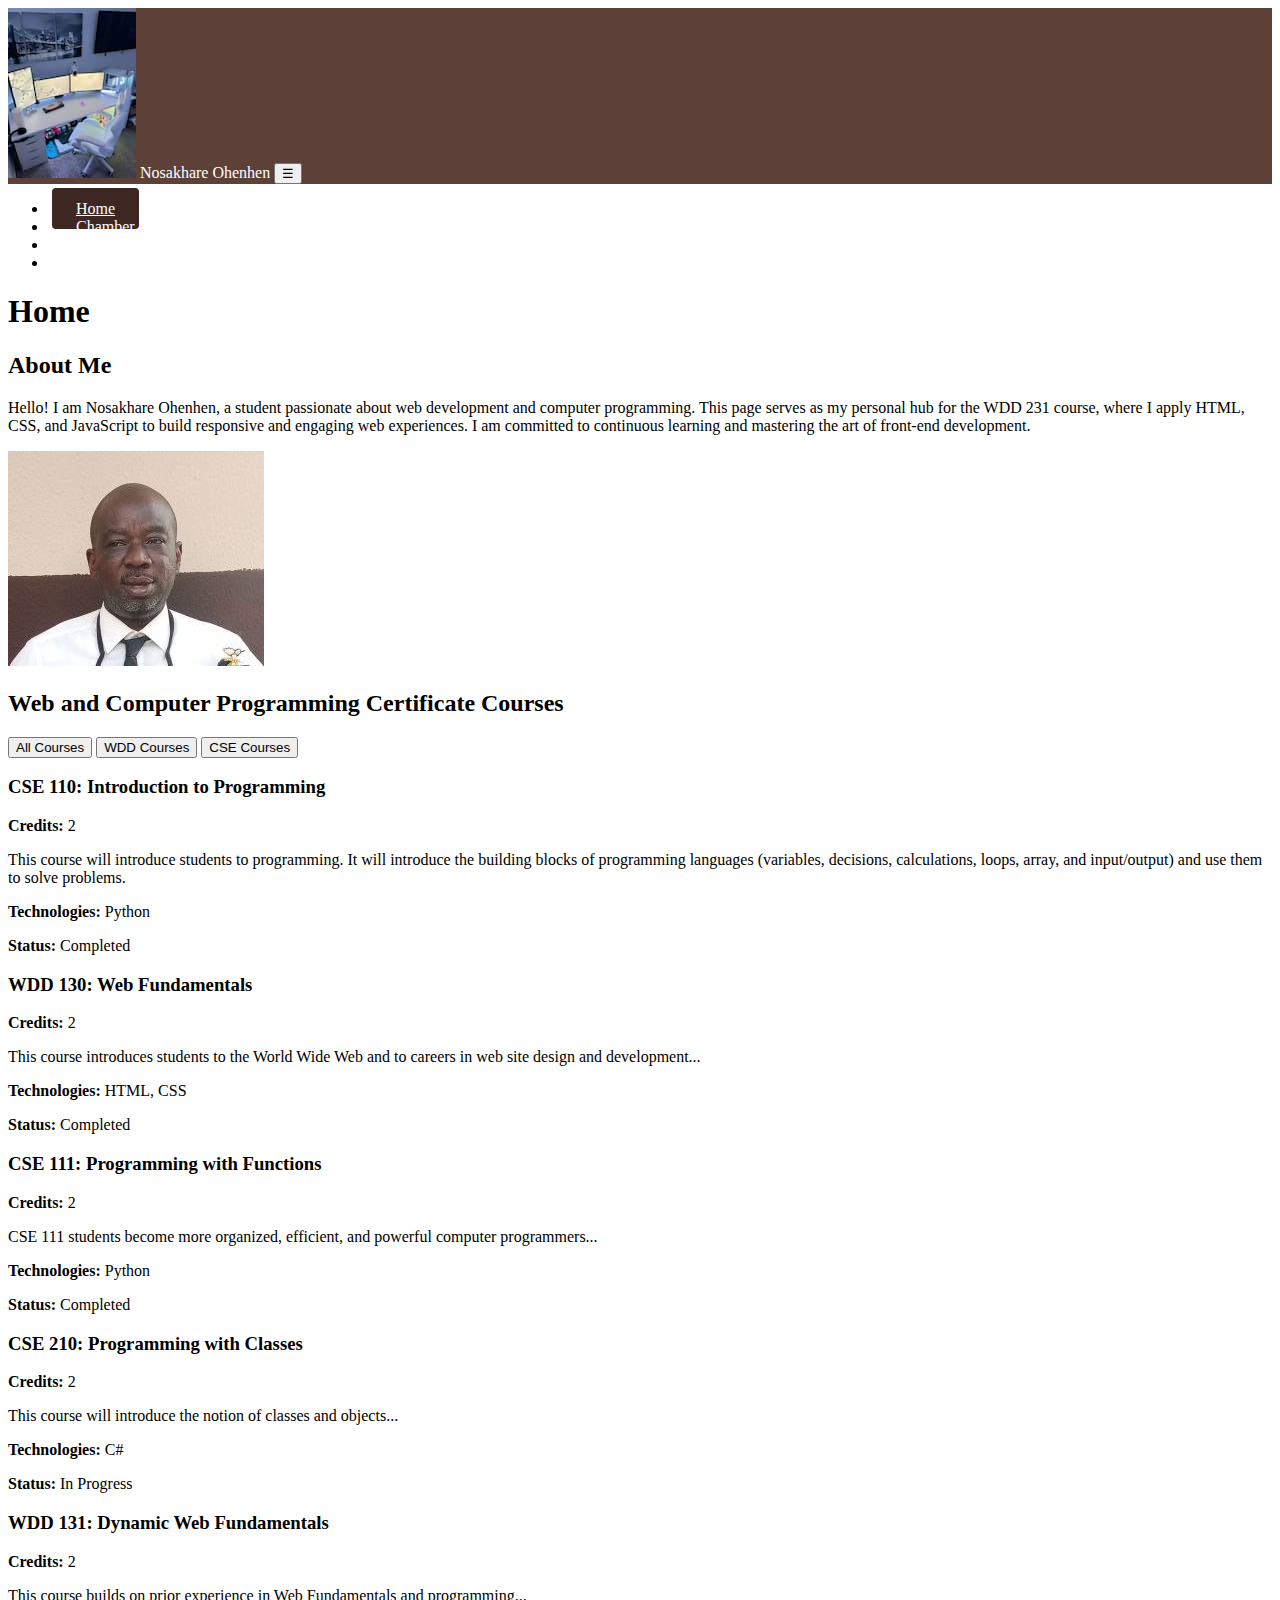
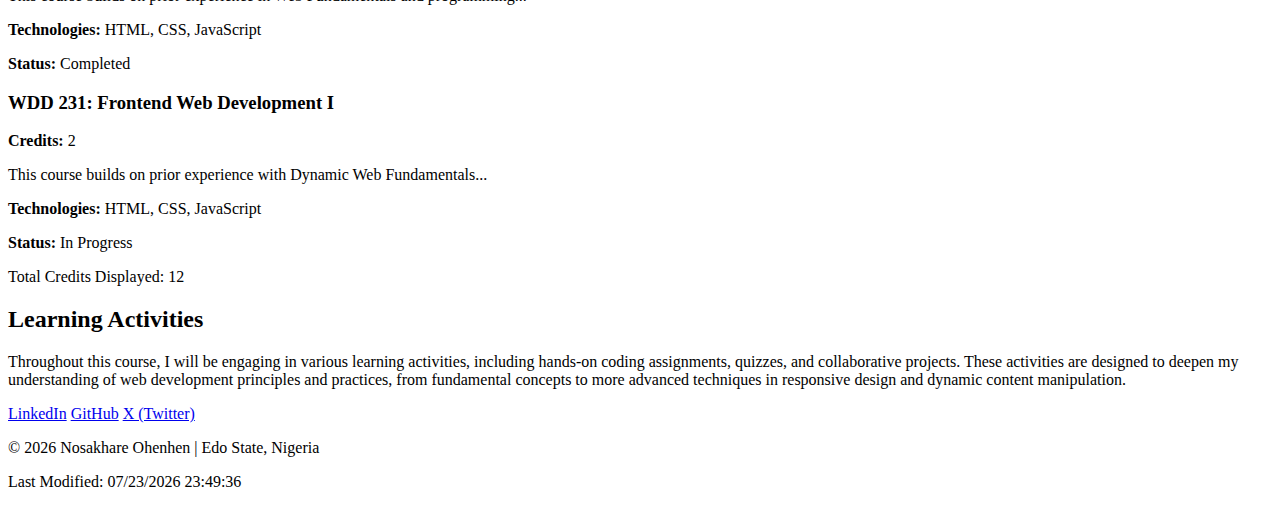
<file: indexcom.html>
<!DOCTYPE html>
<html lang="en">
<head>
    <meta charset="UTF-8">
    <meta name="viewport" content="width=device-width, initial-scale=1.0">
    <title>Nosakhare Ohenhen - WDD 231 Home Page</title>
    <meta name="description" content="Nosakhare Ohenhen's WDD 231 course home page">
    <meta name="author" content="Nosakhare Ohenhen">
    <link rel="preconnect" href="https://fonts.googleapis.com">
    <link rel="preconnect" href="https://fonts.gstatic.com" crossorigin>
    <link href="https://fonts.googleapis.com/css2?family=Inter:wght@400;700&display=swap" rel="stylesheet">
    <style>
        :root {
            --primary-color: #5D4037; /* Dark brown */
            --secondary-color: #8D6E63; /* Medium brown */
            --accent-color: #D7CCC8; /* Light brown */
            --dark-brown: #3E2723; /* Very dark brown */
            --light-brown: #EFEBE9; /* Very light brown */
            --text-color: #333;
            --light-text: #FFFFFF;
        }

        /* Navigation styles */
        nav ul {
            background-color: var(--primary-color);
        }

        nav li a {
            color: var(--light-text);
            padding: 1rem;
            text-align: center;
            transition: background-color 0.3s;
        }

        nav li a:hover,
        nav li a.active {
            background-color: var(--dark-brown);
        }

        header {
            background-color: var(--primary-color);
            color: var(--light-text);
        }

        @media screen and (min-width: 768px) {
            nav ul {
                background-color: transparent;
            }
            
            nav li a {
                padding: 0.75rem 1.5rem;
                border-radius: 4px;
                margin: 0 0.25rem;
            }
            
            nav li a:hover,
            nav li a.active {
                background-color: var(--dark-brown);
            }
        }
    </style>
</head>
<body>
    <header>
        <img src="images/nosalogo.jpg" alt="Site Logo" class="logo">
        <span>Nosakhare Ohenhen</span>
        <button id="menu-button" class="hamburger-menu">&#9776;</button>
    </header>
    <nav>
        <ul>
            <li><a href="index.html" class="active">Home</a></li>
            <li><a href="chamber/index.html">Chamber</a></li>
            <li><a href="final/index.html">Final</a></li>
            <li><a href="siteplan.html">Site Plan</a></li>
        </ul>
    </nav>

</body>
</html>

    <main>
        <h1>Home</h1>
        <section class="about-me">
            <h2>About Me</h2>
            <div class="content-wrapper">
                <p>Hello! I am Nosakhare Ohenhen, a student passionate about web development and computer programming. This page serves as my personal hub for the WDD 231 course, where I apply HTML, CSS, and JavaScript to build responsive and engaging web experiences. I am committed to continuous learning and mastering the art of front-end development.</p>
                <div class="student-photo-placeholder">
                    <img src="images/nosaphoto.jpg" alt="Student Photo">
                </div>
            </div>
        </section>

        <section class="course-section">
            <h2>Web and Computer Programming Certificate Courses</h2>
            <div class="course-filters">
                <button id="allBtn" class="active">All Courses</button>
                <button id="wddBtn">WDD Courses</button>
                <button id="cseBtn">CSE Courses</button>
            </div>
            <div id="courseCards" class="course-grid"></div>
            <p class="total-credits">Total Credits Displayed: <span id="creditTotal">0</span></p>
        </section>

        <section class="learning-activities">
            <h2>Learning Activities</h2>
            <p>Throughout this course, I will be engaging in various learning activities, including hands-on coding assignments, quizzes, and collaborative projects. These activities are designed to deepen my understanding of web development principles and practices, from fundamental concepts to more advanced techniques in responsive design and dynamic content manipulation.</p>
        </section>
    </main>

    <footer>
        <div class="social-links">
            <a href="https://linkedin.com/in/yourusername" target="_blank">LinkedIn</a>
            <a href="https://github.com/yourusername" target="_blank">GitHub</a>
            <a href="https://x.com/yourtx" target="_blank">X (Twitter)</a>
        </div>
        <p>&copy; <span id="copyright-year"></span> Nosakhare Ohenhen | Edo State, Nigeria</p>
        <p id="lastModified"></p>
    </footer>

    <script>
        // Course data array
        const courses = [
            {
                subject: 'CSE',
                number: 110,
                title: 'Introduction to Programming',
                credits: 2,
                certificate: 'Web and Computer Programming',
                description: 'This course will introduce students to programming. It will introduce the building blocks of programming languages (variables, decisions, calculations, loops, array, and input/output) and use them to solve problems.',
                technology: ['Python'],
                completed: true
            },
            {
                subject: 'WDD',
                number: 130,
                title: 'Web Fundamentals',
                credits: 2,
                certificate: 'Web and Computer Programming',
                description: 'This course introduces students to the World Wide Web and to careers in web site design and development...',
                technology: ['HTML', 'CSS'],
                completed: true
            },
            {
                subject: 'CSE',
                number: 111,
                title: 'Programming with Functions',
                credits: 2,
                certificate: 'Web and Computer Programming',
                description: 'CSE 111 students become more organized, efficient, and powerful computer programmers...',
                technology: ['Python'],
                completed: true
            },
            {
                subject: 'CSE',
                number: 210,
                title: 'Programming with Classes',
                credits: 2,
                certificate: 'Web and Computer Programming',
                description: 'This course will introduce the notion of classes and objects...',
                technology: ['C#'],
                completed: false
            },
            {
                subject: 'WDD',
                number: 131,
                title: 'Dynamic Web Fundamentals',
                credits: 2,
                certificate: 'Web and Computer Programming',
                description: 'This course builds on prior experience in Web Fundamentals and programming...',
                technology: ['HTML', 'CSS', 'JavaScript'],
                completed: true
            },
            {
                subject: 'WDD',
                number: 231,
                title: 'Frontend Web Development I',
                credits: 2,
                certificate: 'Web and Computer Programming',
                description: 'This course builds on prior experience with Dynamic Web Fundamentals...',
                technology: ['HTML', 'CSS', 'JavaScript'],
                completed: false
            }
        ];

        // DOM elements
        const courseContainer = document.getElementById('courseCards');
        const creditTotal = document.getElementById('creditTotal');
        const menuButton = document.querySelector('#menu-button');
        const nav = document.querySelector('nav ul');
        const filterButtons = document.querySelectorAll('.course-filters button');

        // Initialize the page
        document.addEventListener('DOMContentLoaded', function() {
            // Set copyright year and last modified date
            document.getElementById('copyright-year').textContent = new Date().getFullYear();
            document.getElementById('lastModified').textContent = `Last Modified: ${document.lastModified}`;
            
            // Initialize courses
            filterCourses('All');
            
            // Set up event listeners
            setupEventListeners();
        });

        // Filter and display courses
        function filterCourses(filter) {
            courseContainer.innerHTML = '';
            const filtered = filter === 'All' ? courses : courses.filter(c => c.subject === filter);
            
            filtered.forEach(course => {
                const div = document.createElement('div');
                div.classList.add('course-card');
                if (course.completed) div.classList.add('completed');
                
                div.innerHTML = `
                    <h3>${course.subject} ${course.number}: ${course.title}</h3>
                    <p><strong>Credits:</strong> ${course.credits}</p>
                    <p>${course.description}</p>
                    <p><strong>Technologies:</strong> ${course.technology.join(', ')}</p>
                    <p><strong>Status:</strong> 
                        <span class="status ${course.completed ? 'completed' : 'in-progress'}">
                            ${course.completed ? 'Completed' : 'In Progress'}
                        </span>
                    </p>
                `;
                courseContainer.appendChild(div);
            });
            
            // Update total credits
            const credits = filtered.reduce((sum, c) => sum + c.credits, 0);
            creditTotal.textContent = credits;
            
            // Update active filter button
            filterButtons.forEach(btn => btn.classList.remove('active'));
            document.getElementById(`${filter.toLowerCase()}Btn`).classList.add('active');
        }

        // Set up event listeners
        function setupEventListeners() {
            // Navigation menu
            menuButton.addEventListener('click', () => {
                nav.classList.toggle('show');
                menuButton.textContent = nav.classList.contains('show') ? '✕' : '☰';
            });

            // Close menu when clicking on a link
            nav.addEventListener('click', (event) => {
                if (event.target.tagName === 'A') {
                    nav.classList.remove('show');
                    menuButton.textContent = '☰';
                }
            });

            // Course filter buttons
            document.getElementById('allBtn').addEventListener('click', () => filterCourses('All'));
            document.getElementById('wddBtn').addEventListener('click', () => filterCourses('WDD'));
            document.getElementById('cseBtn').addEventListener('click', () => filterCourses('CSE'));
        }
    </script>
</body>
</html>
</file>
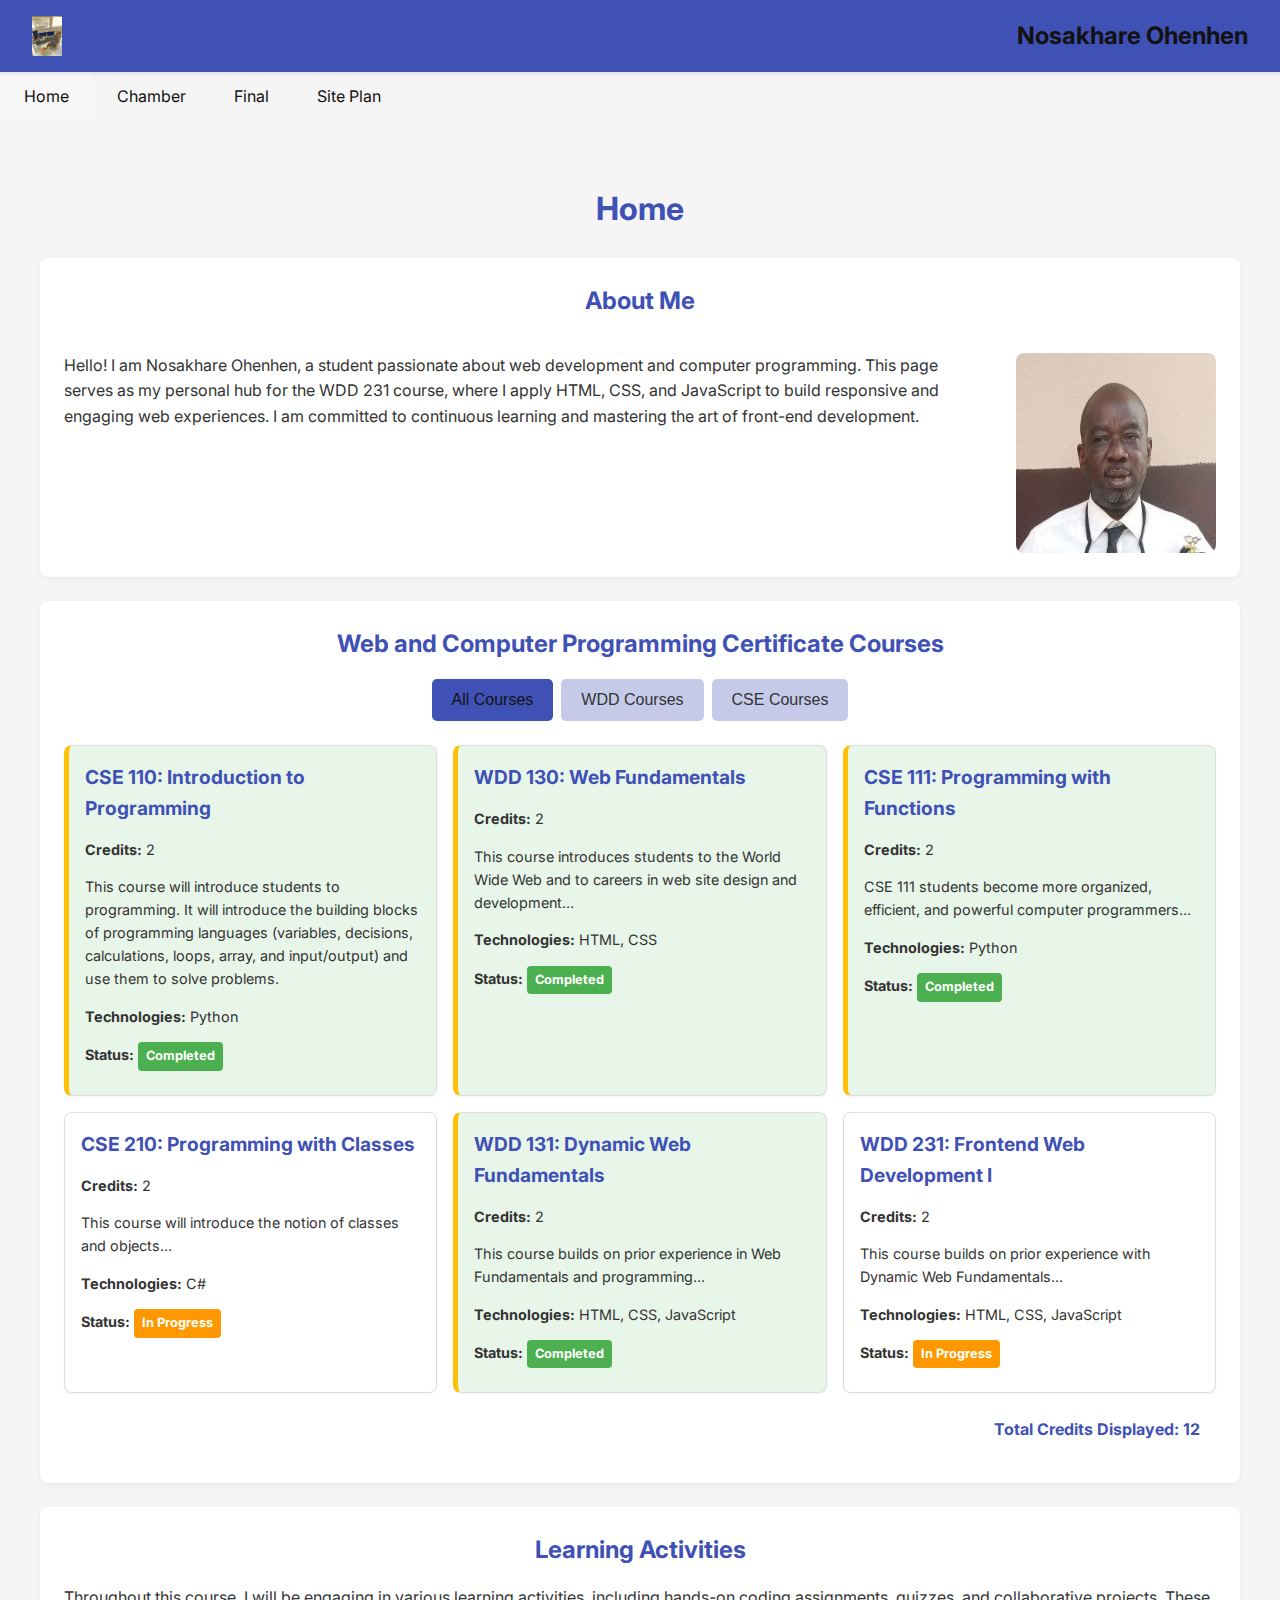
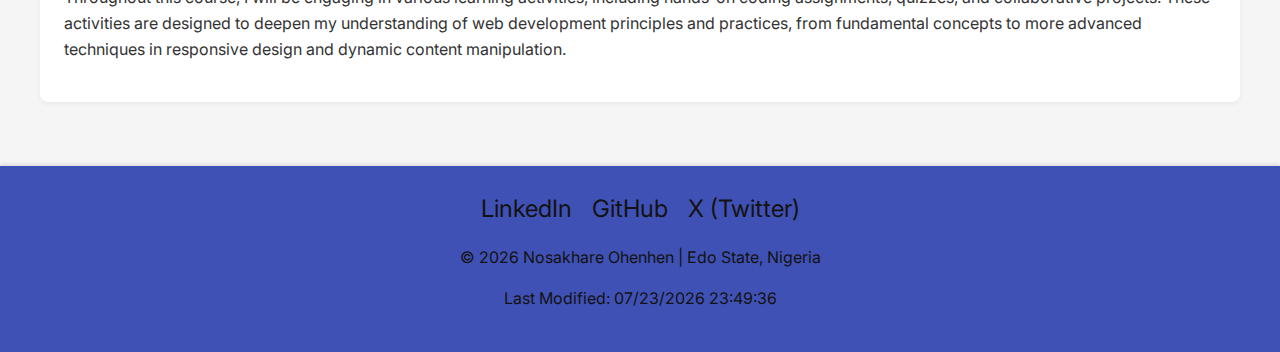
<file: indexxx.html>
<!DOCTYPE html>
<html lang="en">
<head>
    <meta charset="UTF-8">
    <meta name="viewport" content="width=device-width, initial-scale=1.0">
    <title>Nosakhare Ohenhen - WDD 231 Home Page</title>
    <meta name="description" content="Nosakhare Ohenhen's WDD 231 course home page, showcasing web development projects and course information.">
    <meta name="author" content="Nosakhare Ohenhen">

    <link rel="preconnect" href="https://fonts.googleapis.com">
    <link rel="preconnect" href="https://fonts.gstatic.com" crossorigin>
    <link href="https://fonts.googleapis.com/css2?family=Inter:wght@400;700&display=swap" rel="stylesheet">

    <style>
        :root {
            --primary-color: #3f51b5;
            --secondary-color: #c5cae9;
            --accent-color: #ffc107;
            --text-color: #333;
            --light-text-color: #131111;
            --background-color: #f5f5f5;
            --card-background: #fff;
            --completed-card-background: #e8f5e9;
            --border-color: #ddd;
        }

        body {
            font-family: 'Inter', sans-serif;
            margin: 0;
            line-height: 1.6;
            color: var(--text-color);
            background-color: var(--background-color);
            display: flex;
            flex-direction: column;
            min-height: 100vh;
        }

        header {
            background-color: var(--primary-color);
            color: var(--light-text-color);
            padding: 1rem;
            display: flex;
            justify-content: space-between;
            align-items: center;
            box-shadow: 0 2px 4px rgba(0, 0, 0, 0.1);
        }

        header .logo {
            height: 40px;
            width: auto;
            filter: invert(1);
        }

        header span {
            font-size: 1.5rem;
            font-weight: 700;
        }

        .hamburger-menu {
            background: none;
            border: none;
            color: var(--light-text-color);
            font-size: 2rem;
            cursor: pointer;
            display: block;
            padding: 0.5rem;
        }

        nav ul {
            list-style: none;
            margin: 0;
            padding: 0;
            background-color: var(--secondary-color);
            display: none;
            flex-direction: column;
            position: absolute;
            width: 100%;
            box-shadow: 0 2px 4px rgba(0, 0, 0, 0.1);
            z-index: 1000;
        }

        nav ul.show {
            display: flex;
        }

        nav li a {
            display: block;
            padding: 1rem;
            text-decoration: none;
            color: var(--text-color);
            text-align: center;
            border-bottom: 1px solid var(--border-color);
        }

        nav li a:hover,
        nav li a.active {
            background-color: var(--accent-color);
            color: var(--light-text-color);
        }

        main {
            flex: 1;
            padding: 1rem;
            max-width: 100%;
            overflow-x: hidden;
        }

        main h1 {
            text-align: center;
            color: var(--primary-color);
            margin-bottom: 1.5rem;
        }

        section {
            background-color: var(--card-background);
            padding: 1.5rem;
            margin-bottom: 1.5rem;
            border-radius: 8px;
            box-shadow: 0 2px 5px rgba(0, 0, 0, 0.05);
        }

        section h2 {
            color: var(--primary-color);
            text-align: center;
            margin-top: 0;
            margin-bottom: 1rem;
        }

        .about-me .content-wrapper {
            display: flex;
            flex-direction: column;
            align-items: center;
            gap: 1rem;
        }

        .student-photo-placeholder {
            display: flex;
            justify-content: center;
            margin-top: 1rem;
        }

        .student-photo-placeholder img {
            width: 100%;
            max-width: 300px;
            height: auto;
            border-radius: 8px;
        }

        .course-filters {
            display: flex;
            flex-wrap: wrap;
            justify-content: center;
            gap: 0.5rem;
            margin-bottom: 1.5rem;
        }

        .course-filters button {
            background-color: var(--secondary-color);
            color: var(--text-color);
            border: none;
            padding: 0.75rem 1.25rem;
            border-radius: 5px;
            cursor: pointer;
            font-size: 1rem;
            transition: background-color 0.2s ease, color 0.2s ease;
        }

        .course-filters button:hover,
        .course-filters button.active {
            background-color: var(--primary-color);
            color: var(--light-text-color);
        }

        .course-grid {
            display: grid;
            grid-template-columns: 1fr;
            gap: 1rem;
        }

        .course-card {
            background-color: var(--card-background);
            border: 1px solid var(--border-color);
            border-radius: 8px;
            padding: 1rem;
            box-shadow: 0 1px 3px rgba(0, 0, 0, 0.05);
            transition: transform 0.2s ease;
        }

        .course-card:hover {
            transform: translateY(-3px);
        }

        .course-card h3 {
            color: var(--primary-color);
            margin-top: 0;
            margin-bottom: 0.5rem;
            font-size: 1.2rem;
        }

        .course-card p {
            font-size: 0.9rem;
            margin-bottom: 0.5rem;
        }

        .course-card.completed {
            background-color: var(--completed-card-background);
            border-left: 5px solid var(--accent-color);
        }

        .course-card .status {
            display: inline-block;
            padding: 0.25rem 0.5rem;
            border-radius: 4px;
            font-size: 0.8rem;
            font-weight: bold;
        }

        .course-card .status.completed {
            background-color: #4caf50;
            color: white;
        }

        .course-card .status.in-progress {
            background-color: #ff9800;
            color: white;
        }

        .total-credits {
            text-align: right;
            font-weight: bold;
            margin-top: 1.5rem;
            padding-right: 1rem;
            color: var(--primary-color);
        }

        footer {
            background-color: var(--primary-color);
            color: var(--light-text-color);
            text-align: center;
            padding: 1.5rem;
            margin-top: auto;
            box-shadow: 0 -2px 4px rgba(0, 0, 0, 0.1);
        }

        .social-links {
            margin-bottom: 1rem;
        }

        .social-links a {
            color: var(--light-text-color);
            margin: 0 0.5rem;
            text-decoration: none;
            font-size: 1.5rem;
            display: inline-block;
        }

        .social-links a:hover {
            color: var(--accent-color);
        }

        @media screen and (min-width: 768px) {
            header {
                padding: 1rem 2rem;
            }

            .hamburger-menu {
                display: none;
            }

            nav ul {
                display: flex;
                flex-direction: row;
                position: static;
                width: auto;
                background-color: transparent;
                box-shadow: none;
            }

            nav li a {
                border-bottom: none;
                padding: 0.75rem 1.5rem;
                color: var(--light-text-color);
            }

            nav li a:hover,
            nav li a.active {
                background-color: rgba(255, 255, 255, 0.2);
                border-radius: 5px;
            }

            header {
                justify-content: space-between;
            }

            header nav {
                margin-left: auto;
            }

            main {
                padding: 2rem;
                max-width: 1200px;
                margin: 0 auto;
            }

            .about-me .content-wrapper {
                flex-direction: row;
                justify-content: space-between;
                align-items: flex-start;
                gap: 2rem;
            }

            .about-me p {
                flex: 2;
            }

            .student-photo-placeholder {
                flex-shrink: 0;
                width: 200px;
                height: 200px;
            }

            .course-grid {
                grid-template-columns: repeat(auto-fit, minmax(300px, 1fr));
            }
        }

        @media screen and (min-width: 1024px) {
            main {
                padding: 2.5rem;
            }

            .course-grid {
                grid-template-columns: repeat(3, 1fr);
            }
        }
    </style>
</head>
<body>
    <header>
        <img src="images/nosalogo.jpg" alt="Site Logo" class="logo">
        <span>Nosakhare Ohenhen</span>
        <button id="menu-button" class="hamburger-menu" aria-label="Toggle Navigation">&#9776;</button>
    </header>

    <nav>
        <ul>
            <li><a href="index.html" class="active">Home</a></li>
            <li><a href="chamber/index.html">Chamber</a></li>
            <li><a href="final/index.html">Final</a></li>
            <li><a href="siteplan.html">Site Plan</a></li>
        </ul>
    </nav>

    <main>
        <h1>Home</h1>
        <section class="about-me">
            <h2>About Me</h2>
            <div class="content-wrapper">
                <p>Hello! I am Nosakhare Ohenhen, a student passionate about web development and computer programming. This page serves as my personal hub for the WDD 231 course, where I apply HTML, CSS, and JavaScript to build responsive and engaging web experiences. I am committed to continuous learning and mastering the art of front-end development.</p>
                <div class="student-photo-placeholder">
                    <img src="images/nosaphoto.jpg" alt="Student Photo">
                </div>
            </div>
        </section>

        <section class="course-section">
            <h2>Web and Computer Programming Certificate Courses</h2>
            <div class="course-filters">
                <button id="allBtn" class="active">All Courses</button>
                <button id="wddBtn">WDD Courses</button>
                <button id="cseBtn">CSE Courses</button>
            </div>
            <div id="courseCards" class="course-grid"></div>
            <p class="total-credits">Total Credits Displayed: <span id="creditTotal">0</span></p>
        </section>

        <section class="learning-activities">
            <h2>Learning Activities</h2>
            <p>Throughout this course, I will be engaging in various learning activities, including hands-on coding assignments, quizzes, and collaborative projects. These activities are designed to deepen my understanding of web development principles and practices, from fundamental concepts to more advanced techniques in responsive design and dynamic content manipulation.</p>
        </section>
    </main>

    <footer>
        <div class="social-links">
            <a href="https://linkedin.com/in/yourusername" target="_blank">LinkedIn</a>
            <a href="https://github.com/yourusername" target="_blank">GitHub</a>
            <a href="https://x.com/yourtx" target="_blank">X (Twitter)</a>
        </div>
        <p>&copy; <span id="copyright-year"></span> Nosakhare Ohenhen | Edo State, Nigeria</p>
        <p id="lastModified"></p>
    </footer>

    <script>
        // Course data array
        const courses = [
            {
                subject: 'CSE',
                number: 110,
                title: 'Introduction to Programming',
                credits: 2,
                certificate: 'Web and Computer Programming',
                description: 'This course will introduce students to programming. It will introduce the building blocks of programming languages (variables, decisions, calculations, loops, array, and input/output) and use them to solve problems.',
                technology: ['Python'],
                completed: true
            },
            {
                subject: 'WDD',
                number: 130,
                title: 'Web Fundamentals',
                credits: 2,
                certificate: 'Web and Computer Programming',
                description: 'This course introduces students to the World Wide Web and to careers in web site design and development...',
                technology: ['HTML', 'CSS'],
                completed: true
            },
            {
                subject: 'CSE',
                number: 111,
                title: 'Programming with Functions',
                credits: 2,
                certificate: 'Web and Computer Programming',
                description: 'CSE 111 students become more organized, efficient, and powerful computer programmers...',
                technology: ['Python'],
                completed: true
            },
            {
                subject: 'CSE',
                number: 210,
                title: 'Programming with Classes',
                credits: 2,
                certificate: 'Web and Computer Programming',
                description: 'This course will introduce the notion of classes and objects...',
                technology: ['C#'],
                completed: false
            },
            {
                subject: 'WDD',
                number: 131,
                title: 'Dynamic Web Fundamentals',
                credits: 2,
                certificate: 'Web and Computer Programming',
                description: 'This course builds on prior experience in Web Fundamentals and programming...',
                technology: ['HTML', 'CSS', 'JavaScript'],
                completed: true
            },
            {
                subject: 'WDD',
                number: 231,
                title: 'Frontend Web Development I',
                credits: 2,
                certificate: 'Web and Computer Programming',
                description: 'This course builds on prior experience with Dynamic Web Fundamentals...',
                technology: ['HTML', 'CSS', 'JavaScript'],
                completed: false
            }
        ];

        // DOM elements
        const courseContainer = document.getElementById('courseCards');
        const creditTotal = document.getElementById('creditTotal');
        const menuButton = document.querySelector('#menu-button');
        const nav = document.querySelector('nav ul');
        const filterButtons = document.querySelectorAll('.course-filters button');

        // Initialize the page
        document.addEventListener('DOMContentLoaded', function() {
            // Set copyright year and last modified date
            document.getElementById('copyright-year').textContent = new Date().getFullYear();
            document.getElementById('lastModified').textContent = `Last Modified: ${document.lastModified}`;
            
            // Initialize courses
            filterCourses('All');
            
            // Set up event listeners
            setupEventListeners();
        });

        // Filter and display courses
        function filterCourses(filter) {
            courseContainer.innerHTML = '';
            const filtered = filter === 'All' ? courses : courses.filter(c => c.subject === filter);
            
            filtered.forEach(course => {
                const div = document.createElement('div');
                div.classList.add('course-card');
                if (course.completed) div.classList.add('completed');
                
                div.innerHTML = `
                    <h3>${course.subject} ${course.number}: ${course.title}</h3>
                    <p><strong>Credits:</strong> ${course.credits}</p>
                    <p>${course.description}</p>
                    <p><strong>Technologies:</strong> ${course.technology.join(', ')}</p>
                    <p><strong>Status:</strong> 
                        <span class="status ${course.completed ? 'completed' : 'in-progress'}">
                            ${course.completed ? 'Completed' : 'In Progress'}
                        </span>
                    </p>
                `;
                courseContainer.appendChild(div);
            });
            
            // Update total credits
            const credits = filtered.reduce((sum, c) => sum + c.credits, 0);
            creditTotal.textContent = credits;
            
            // Update active filter button
            filterButtons.forEach(btn => btn.classList.remove('active'));
            document.getElementById(`${filter.toLowerCase()}Btn`).classList.add('active');
        }

        // Set up event listeners
        function setupEventListeners() {
            // Navigation menu
            menuButton.addEventListener('click', () => {
                nav.classList.toggle('show');
                menuButton.textContent = nav.classList.contains('show') ? '✕' : '☰';
            });

            // Close menu when clicking on a link
            nav.addEventListener('click', (event) => {
                if (event.target.tagName === 'A') {
                    nav.classList.remove('show');
                    menuButton.textContent = '☰';
                }
            });

            // Course filter buttons
            document.getElementById('allBtn').addEventListener('click', () => filterCourses('All'));
            document.getElementById('wddBtn').addEventListener('click', () => filterCourses('WDD'));
            document.getElementById('cseBtn').addEventListener('click', () => filterCourses('CSE'));
        }
    </script>
</body>
</html>
</file>
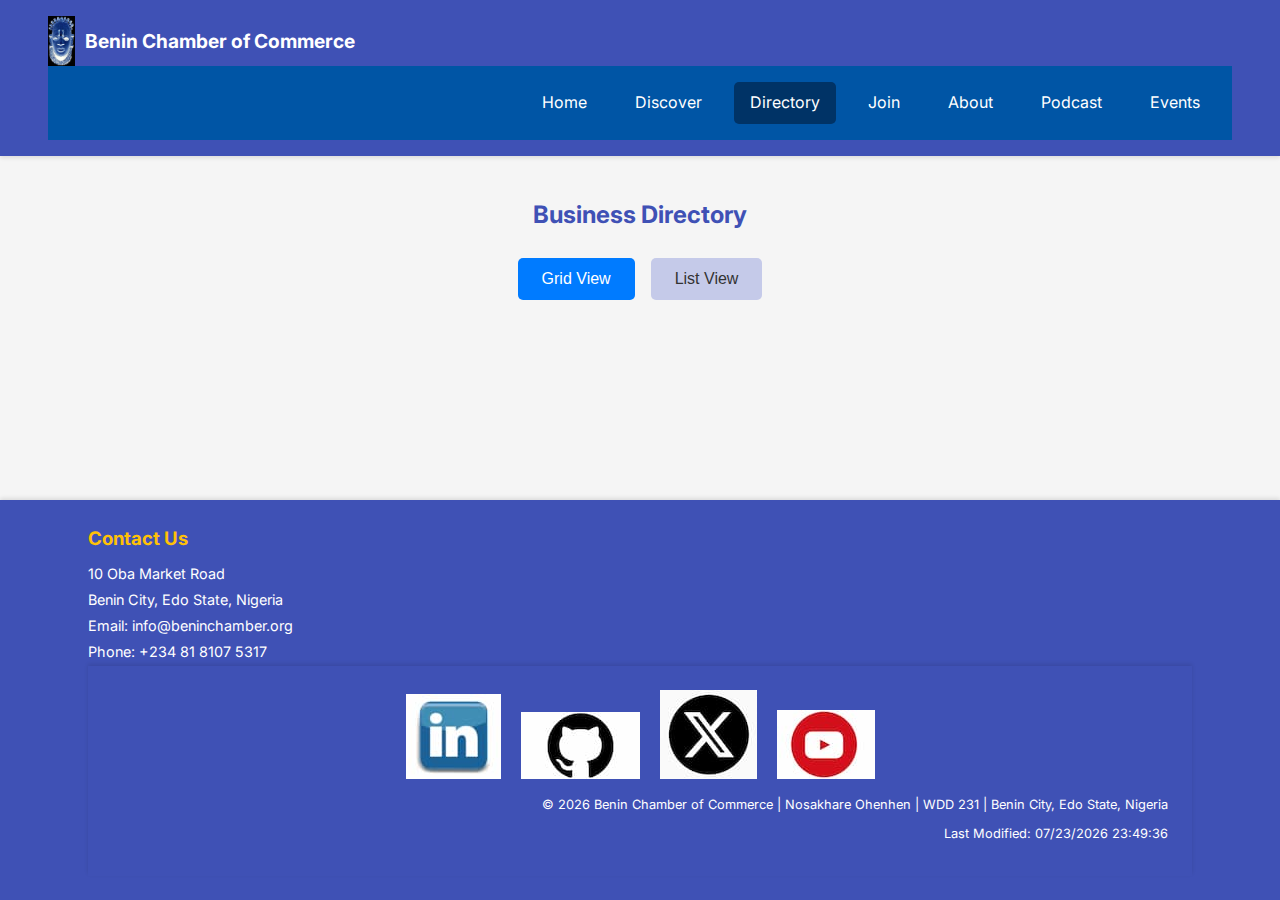
<file: chamber/directory.html>
<html lang="en">
<head>
    <meta charset="UTF-8">
    <meta name="viewport" content="width=device-width, initial-scale=1.0">
    <title>Benin Chamber of Commerce - Directory</title>
    <meta name="description" content="Directory of local businesses and organizations belonging to the Benin Chamber of Commerce.">
    <meta name="author" content="Nosakhare Ohenhen">

    <link rel="icon" href="images/favicon.ico">

    <meta property="og:title" content="Benin Chamber of Commerce - Directory">
    <meta property="og:description" content="Explore local businesses in Benin City through our Chamber of Commerce directory.">
    <meta property="og:image" content="https://yourgithubusername.github.io/wdd231/chamber/images/og-image.jpg">
    <meta property="og:url" content="https://yourgithubusername.github.io/wdd231/chamber/directory.html">
    <meta property="og:type" content="website">

    <link rel="preconnect" href="https://fonts.googleapis.com">
    <link rel="preconnect" href="https://fonts.gstatic.com" crossorigin>
    <link href="https://fonts.googleapis.com/css2?family=Inter:wght@400;700&display=swap" rel="stylesheet">

    <link rel="stylesheet" href="styles/normalize.css">
    <link rel="stylesheet" href="styles/small.css">
    <link rel="stylesheet" href="styles/medium.css">
    <link rel="stylesheet" href="styles/large.css">
    <link rel="stylesheet" href="styles/directory.css">
    <script src="scripts/main.js" defer></script>
    <script src="scripts/directory.js" defer></script>
</head>
<body>
    <header>
        <div class="header-content">
            <a href="index.html" class="logo-link">
                <img src="images/idiamasklogo.jpg" alt="Benin Chamber Logo" class ="chamber-logo">
                <h1>Benin Chamber of Commerce</h1>
            </a>
            <button id="menu-button" class="hamburger-menu" aria-label="Toggle Navigation">&#9776;</button>
        </div>
        <nav>
            <ul>
                <li><a href="../index.html">Home</a></li>
                <li><a href="discover.html">Discover</a></li>
                <li><a href="directory.html" class="active">Directory</a></li>
                <li><a href="join.html">Join</a></li>
                <li><a href="about.html">About</a></li>
                <li><a href="podcast.html">Podcast</a></li>
                <li><a href="events.html">Events</a></li>
            </ul>
        </nav>
    </header>

    <main>
        <h2>Business Directory</h2>
        <div class="view-toggle">
            <button id="grid-view-btn" class="active">Grid View</button>
            <button id="list-view-btn">List View</button>
        </div>
        <div id="members-container" class="grid"></div>
        </div>
    </main>

    <footer>
        <div class="footer-content">
            <div class="contact-info">
                <h3>Contact Us</h3>
                <p>10 Oba Market Road</p>
                <p>Benin City, Edo State, Nigeria</p>
                <p>Email: info@beninchamber.org</p>
                <p>Phone: +234 81 8107 5317</p>
            <footer>
   
        <div class="social-links">
            <a href="https://linkedin.com/in/yourusername" target="_blank" aria-label="LinkedIn">
                <img src="images/linkedinlogo.jpeg" alt="LinkedIn">
            </a>
            <a href="https://github.com/yourusername" target="_blank" aria-label="GitHub">
                <img src="images/githublogo.jpeg" alt="GitHub">
            </a>
            <a href="https://x.com/yourtx" target="_blank" aria-label="X (Twitter)">
                <img src="images/xlogo.jpeg" alt="X (Twitter)">
            </a>
            <a href="#" aria-label="YouTube">
                <img src="images/youtubelogo.jpg" alt=" Youtube" >
            </a>
        </div>

        <div class="dev-info">
            <p>&copy; <span id="year"></span> Benin Chamber of Commerce | Nosakhare Ohenhen | WDD 231 | Benin City, Edo State, Nigeria</p>
            <p>Last Modified: <span id="lastModified"></span></p>
        </div>
    </div>
</footer>
</file>
<file: chamber/styles/small.css>
:root {
    --primary-color: #3F51B5;
    --secondary-color: #C5CAE9;
    --accent-color: #FFC107;
    --background-color: #F5F5F5;
    --text-color: #333333;
    --light-text-color: #FFFFFF;
    --card-background: #FFFFFF;
    --member-level-1: #E0E0E0;
    --member-level-2: #B0BEC5;
    --member-level-3: #FFD700;
    --border-color: #DDDDDD;
}

body {
    font-family: 'Inter', sans-serif;
    margin: 0;
    line-height: 1.6;
    color: var(--text-color);
    background-color: var(--background-color);
    display: flex;
    flex-direction: column;
    min-height: 100vh;
}

header {
    background-color: var(--primary-color);
    color: var(--light-text-color);
    padding: 1rem;
    box-shadow: 0 2px 4px rgba(0,0,0,0.1);
}

.header-content {
    display: flex;
    justify-content: space-between;
    align-items: center;
}

.logo-link {
    display: flex;
    align-items: center;
    text-decoration: none;
    color: inherit;
}

.chamber-logo {
    height: 50px;
    width: auto;
    margin-right: 10px;
    filter: invert(1);
}

header h1 {
    font-size: 1.2rem;
    margin: 0;
    font-weight: 700;
}

.hamburger-menu {
    background: none;
    border: none;
    color: var(--light-text-color);
    font-size: 2rem;
    cursor: pointer;
    display: block;
    padding: 0.5rem;
}

nav ul {
    list-style: none;
    margin: 0;
    padding: 0;
    background-color: var(--secondary-color);
    display: none;
    flex-direction: column;
    position: absolute;
    width: 100%;
    box-shadow: 0 2px 4px rgba(0,0,0,0.1);
    z-index: 1000;
}

nav ul.show {
    display: flex;
}

nav li a {
    display: block;
    padding: 1rem;
    text-decoration: none;
    color: var(--text-color);
    text-align: center;
    border-bottom: 1px solid var(--border-color);
}

nav li a:hover,
nav li a.active {
    background-color: var(--accent-color);
    color: var(--light-text-color);
}

main {
    flex: 1;
    padding: 1rem;
    max-width: 100%;
    overflow-x: hidden;
}

main h2 {
    text-align: center;
    color: var(--primary-color);
    margin-bottom: 1.5rem;
}

.view-toggle {
    display: flex;
    justify-content: center;
    gap: 1rem;
    margin-bottom: 1.5rem;
}

.view-toggle button {
    background-color: var(--secondary-color);
    color: var(--text-color);
    border: none;
    padding: 0.75rem 1.5rem;
    border-radius: 5px;
    cursor: pointer;
    font-size: 1rem;
    transition: background-color 0.2s ease, color 0.2s ease;
}

.view-toggle button:hover,
.view-toggle button.active {
    background-color: var(--primary-color);
    color: var(--light-text-color);
}

#members-container {
    display: grid;
    gap: 1rem;
}

#members-container.grid-view {
    grid-template-columns: 1fr;
}

#members-container.list-view {
    grid-template-columns: 1fr;
}

.member-card, .member-list-item {
    background-color: var(--card-background);
    border: 1px solid var(--border-color);
    border-radius: 8px;
    padding: 1.5rem;
    box-shadow: 0 2px 5px rgba(0,0,0,0.05);
    text-align: center;
    display: flex;
    flex-direction: column;
    align-items: center;
}

.member-card img, .member-list-item img {
    max-width: 100px;
    height: auto;
    margin-bottom: 1rem;
    border-radius: 4px;
    box-shadow: 0 1px 3px rgba(0,0,0,0.1);
}

.member-card h3, .member-list-item h3 {
    color: var(--primary-color);
    margin-top: 0;
    margin-bottom: 0.5rem;
    font-size: 1.3rem;
}

.member-card p, .member-list-item p {
    font-size: 0.95rem;
    margin: 0.2rem 0;
}

.member-card a, .member-list-item a {
    color: var(--primary-color);
    text-decoration: none;
    font-weight: bold;
    margin-top: 0.5rem;
}

.member-card a:hover, .member-list-item a:hover {
    text-decoration: underline;
}

.member-level {
    font-size: 0.85rem;
    padding: 0.3rem 0.6rem;
    border-radius: 4px;
    margin-top: 1rem;
    font-weight: bold;
    color: var(--light-text-color);
}

.level-1 { background-color: var(--member-level-1); color: var(--text-color); }
.level-2 { background-color: var(--member-level-2); }
.level-3 { background-color: var(--member-level-3); color: var(--text-color); }

#members-container.list-view .member-list-item {
    flex-direction: row;
    text-align: left;
    justify-content: flex-start;
    gap: 1.5rem;
    padding: 1rem;
    align-items: center;
}

#members-container.list-view .member-list-item img {
    margin-bottom: 0;
    flex-shrink: 0;
    width: 60px;
    height: 60px;
    object-fit: contain;
}

#members-container.list-view .member-details {
    flex-grow: 1;
}

#members-container.list-view .member-list-item h3 {
    font-size: 1.1rem;
    margin-bottom: 0.2rem;
}

#members-container.list-view .member-list-item p {
    font-size: 0.85rem;
    margin: 0;
}

#members-container.list-view .member-list-item .member-level {
    margin-top: 0;
    align-self: center;
}


footer {
    background-color: var(--primary-color);
    color: var(--light-text-color);
    text-align: center;
    padding: 1.5rem;
    margin-top: auto;
    box-shadow: 0 -2px 4px rgba(0,0,0,0.1);
}

.footer-content {
    display: flex;
    flex-direction: column;
    gap: 1rem;
    align-items: center;
}

.contact-info h3 {
    margin-top: 0;
    margin-bottom: 0.5rem;
    color: var(--accent-color);
}

.contact-info p {
    margin: 0.2rem 0;
    font-size: 0.9rem;
}

.social-links {
    margin-top: 0.5rem;
}

.social-links a {
    color: var(--light-text-color);
    margin: 0 0.5rem;
    text-decoration: none;
    font-size: 1.5rem;
    display: inline-block;
}

.social-links a:hover {
    color: var(--accent-color);
}

.social-links svg {
    width: 24px;
    height: 24px;
    vertical-align: middle;
}

.dev-info p {
    margin: 0.5rem 0;
    font-size: 0.8rem;
}
</file>
<file: chamber/styles/medium.css>
@media screen and (min-width: 768px) {
    header {
        padding: 1rem 2rem;
    }

    .header-content {
        justify-content: flex-start;
    }

    .hamburger-menu {
        display: none;
    }

    nav ul {
        display: flex;
        flex-direction: row;
        position: static;
        width: auto;
        background-color: transparent;
        box-shadow: none;
        margin-left: auto;
    }

    nav li a {
        border-bottom: none;
        padding: 0.75rem 1rem;
        color: var(--light-text-color);
    }

    nav li a:hover,
    nav li a.active {
        background-color: rgba(255, 255, 255, 0.2);
        border-radius: 5px;
    }

    main {
        padding: 2rem;
        max-width: 960px;
        margin: 0 auto;
    }

    #members-container.grid-view {
        grid-template-columns: repeat(auto-fit, minmax(300px, 1fr));
    }

    #members-container.list-view .member-list-item {
        padding: 1.2rem;
        gap: 2rem;
    }

    footer .footer-content {
        flex-direction: row;
        justify-content: space-between;
        align-items: flex-start;
        max-width: 960px;
        margin: 0 auto;
        padding: 0 2rem;
    }

    .contact-info, .social-links, .dev-info {
        flex: 1;
        text-align: left;
    }

    .social-links {
        text-align: center;
        margin-top: 0;
    }

    .dev-info {
        text-align: right;
    }
}
</file>
<file: chamber/styles/large.css>
@media screen and (min-width: 1024px) {
    header {
        padding: 1rem 3rem;
    }

    main {
        padding: 2.5rem;
        max-width: 1200px; 
    }

    
    #members-container.grid-view {
        grid-template-columns: repeat(3, 1fr); 
        }

    
    #members-container.list-view .member-list-item {
        padding: 1.5rem;
        gap: 3rem;
    }

    footer .footer-content {
        max-width: 1200px;
        padding: 0 3rem;
    }
}
</file>
<file: chamber/styles/directory.css>
#members-container.grid {
  display: grid;
  grid-template-columns: repeat(auto-fit, minmax(250px, 1fr));
  gap: 1rem;
}

#members-container.list {
  display: flex;
  flex-direction: column;
  gap: 1rem;
}

.member-card {
  background: #fff;
  border: 1px solid #ccc;
  padding: 1rem;
  border-radius: 8px;
  box-shadow: 2px 2px 8px rgba(0,0,0,0.1);
}

.member-card img {
  max-width: 100%;
  height: auto;
}

.view-toggle button.active {
  background-color: #007BFF;
  color: white;
}
</file>
